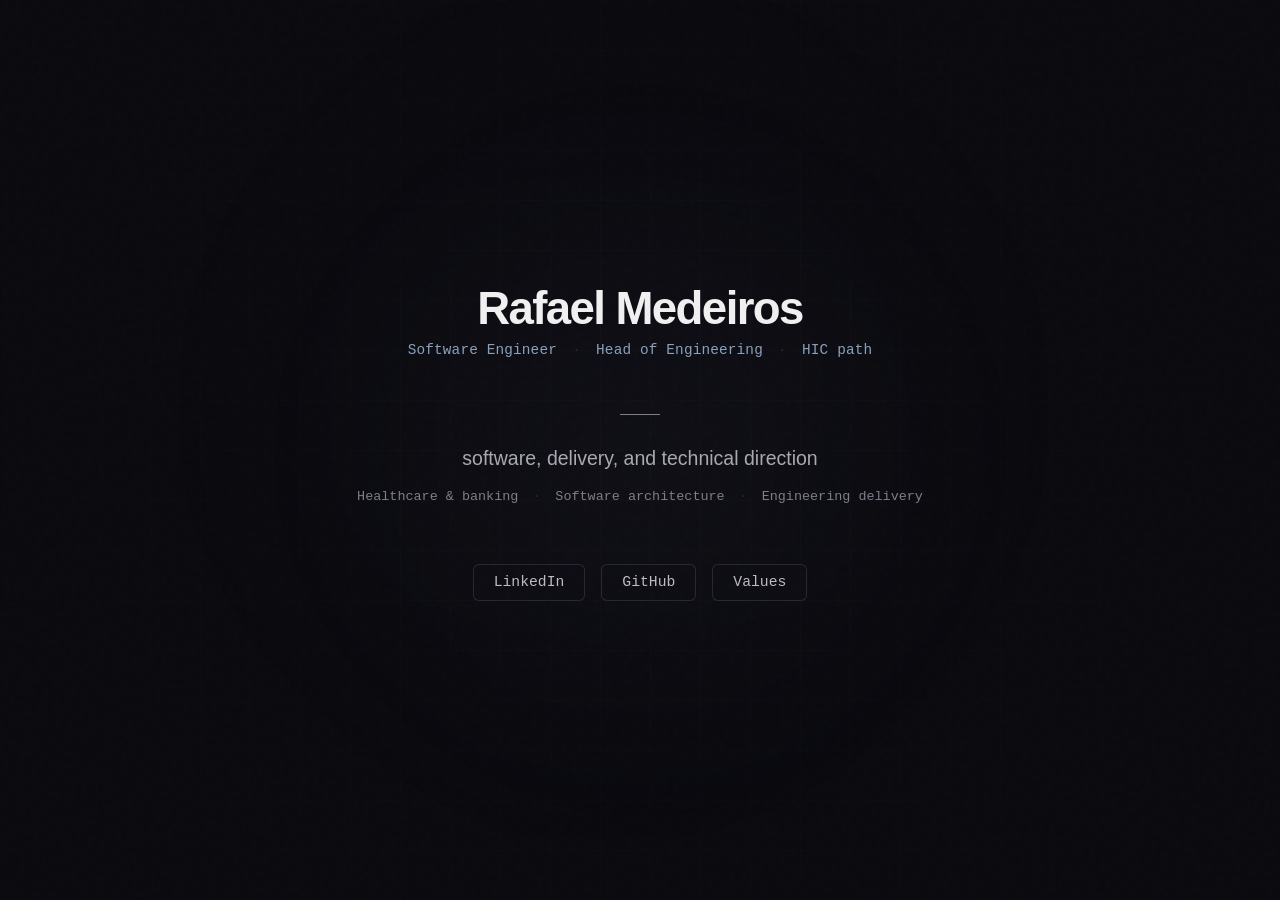
<file: index.html>
<!DOCTYPE html>
<html lang="en">
<head>
  <meta charset="UTF-8">
  <meta name="viewport" content="width=device-width, initial-scale=1.0">
  
  <!-- Primary Meta Tags -->
  <title>Rafael Medeiros — Head of Engineering &amp; Software Engineer</title>
  <meta name="title" content="Rafael Medeiros — Head of Engineering &amp; Software Engineer">
  <meta name="description" content="Personal homepage of Rafael Medeiros. Head of Engineering &amp; Software Engineer specializing in software, delivery, and technical direction. Focus areas: Healthcare &amp; banking, Software architecture, and Engineering delivery.">
  <meta name="keywords" content="Rafael Medeiros, Software Engineer, Head of Engineering, HIC path, Healthcare &amp; banking, Software architecture, Engineering delivery, Technical direction">
  <meta name="author" content="Rafael Medeiros">

  <!-- Open Graph / Facebook -->
  <meta property="og:type" content="website">
  <meta property="og:url" content="https://rafaelmedeiros.com.br/">
  <meta property="og:title" content="Rafael Medeiros — Head of Engineering &amp; Software Engineer">
  <meta property="og:description" content="Head of Engineering &amp; Software Engineer specializing in software, delivery, and technical direction. Focus areas: Healthcare &amp; banking, Software architecture, and Engineering delivery.">
  
  <!-- Twitter -->
  <meta property="twitter:card" content="summary">
  <meta property="twitter:title" content="Rafael Medeiros — Head of Engineering &amp; Software Engineer">
  <meta property="twitter:description" content="Head of Engineering &amp; Software Engineer specializing in software, delivery, and technical direction. Focus areas: Healthcare &amp; banking, Software architecture, and Engineering delivery.">

  <!-- Theme & Favicon -->
  <meta name="theme-color" content="#050507">
  <link rel="icon" href="data:image/svg+xml,%3Csvg xmlns='http://www.w3.org/2000/svg' viewBox='0 0 100 100'%3E%3Crect width='100' height='100' rx='20' fill='%23050507'/%3E%3Ccircle cx='50' cy='50' r='10' fill='%23889eba'/%3E%3C/svg%3E" type="image/svg+xml">

  <link rel="canonical" href="https://rafaelmedeiros.com.br/">
  <link rel="stylesheet" href="style.css?v=nFpbSpwO" integrity="sha384-nFpbSpwOAvqoY9q6pv3pIe8O4kNrf2ccZoTkM2f7jypqG0XQsjE3gW9zXli9PJzI" crossorigin="anonymous">
</head>
<body>

  <!-- Ambient background elements -->
  <div class="noise-overlay" aria-hidden="true"></div>
  
  <div class="bg-effects-container" aria-hidden="true">
    <div class="grid-pattern"></div>
    <div class="ambient-glow-1"></div>
    <div class="ambient-glow-2"></div>
    <div class="cursor-glow"></div>
  </div>

  <main>

    <!-- Main Header -->
    <header>
      <h1>Rafael Medeiros</h1>
      <p class="subtitle">Software Engineer <span class="focus-separator" aria-hidden="true">·</span> Head of Engineering <span class="focus-separator" aria-hidden="true">·</span> HIC path</p>
    </header>

    <div class="divider" aria-hidden="true"></div>

    <!-- Core Statement -->
    <p class="tagline">software, delivery, and technical direction</p>

    <!-- Expertise Sub-details -->
    <p class="focus-areas">
      Healthcare &amp; banking
      <span class="focus-separator" aria-hidden="true">·</span>
      Software architecture
      <span class="focus-separator" aria-hidden="true">·</span>
      Engineering delivery
    </p>

    <!-- Links -->
    <nav aria-label="Links">
      <ul class="nav-list">
        <li class="nav-item">
          <a class="nav-link" href="https://www.linkedin.com/in/rafaelmedeiros/" target="_blank" rel="noopener noreferrer">LinkedIn</a>
        </li>
        <li class="nav-item">
          <a class="nav-link" href="https://github.com/rcmedeiros/" target="_blank" rel="noopener noreferrer">GitHub</a>
        </li>
        <li class="nav-item">
          <a class="nav-link" href="values.html">Values</a>
        </li>
      </ul>
    </nav>
  </main>

  <script src="script.js?v=ZbImFwJB" integrity="sha384-ZbImFwJB48K7/w2qrkepQXCnRpdq17LzV6MLxxaedq25WLNyB8HhcJBRXkOrayzk" crossorigin="anonymous"></script>
</body>
</html>
</file>
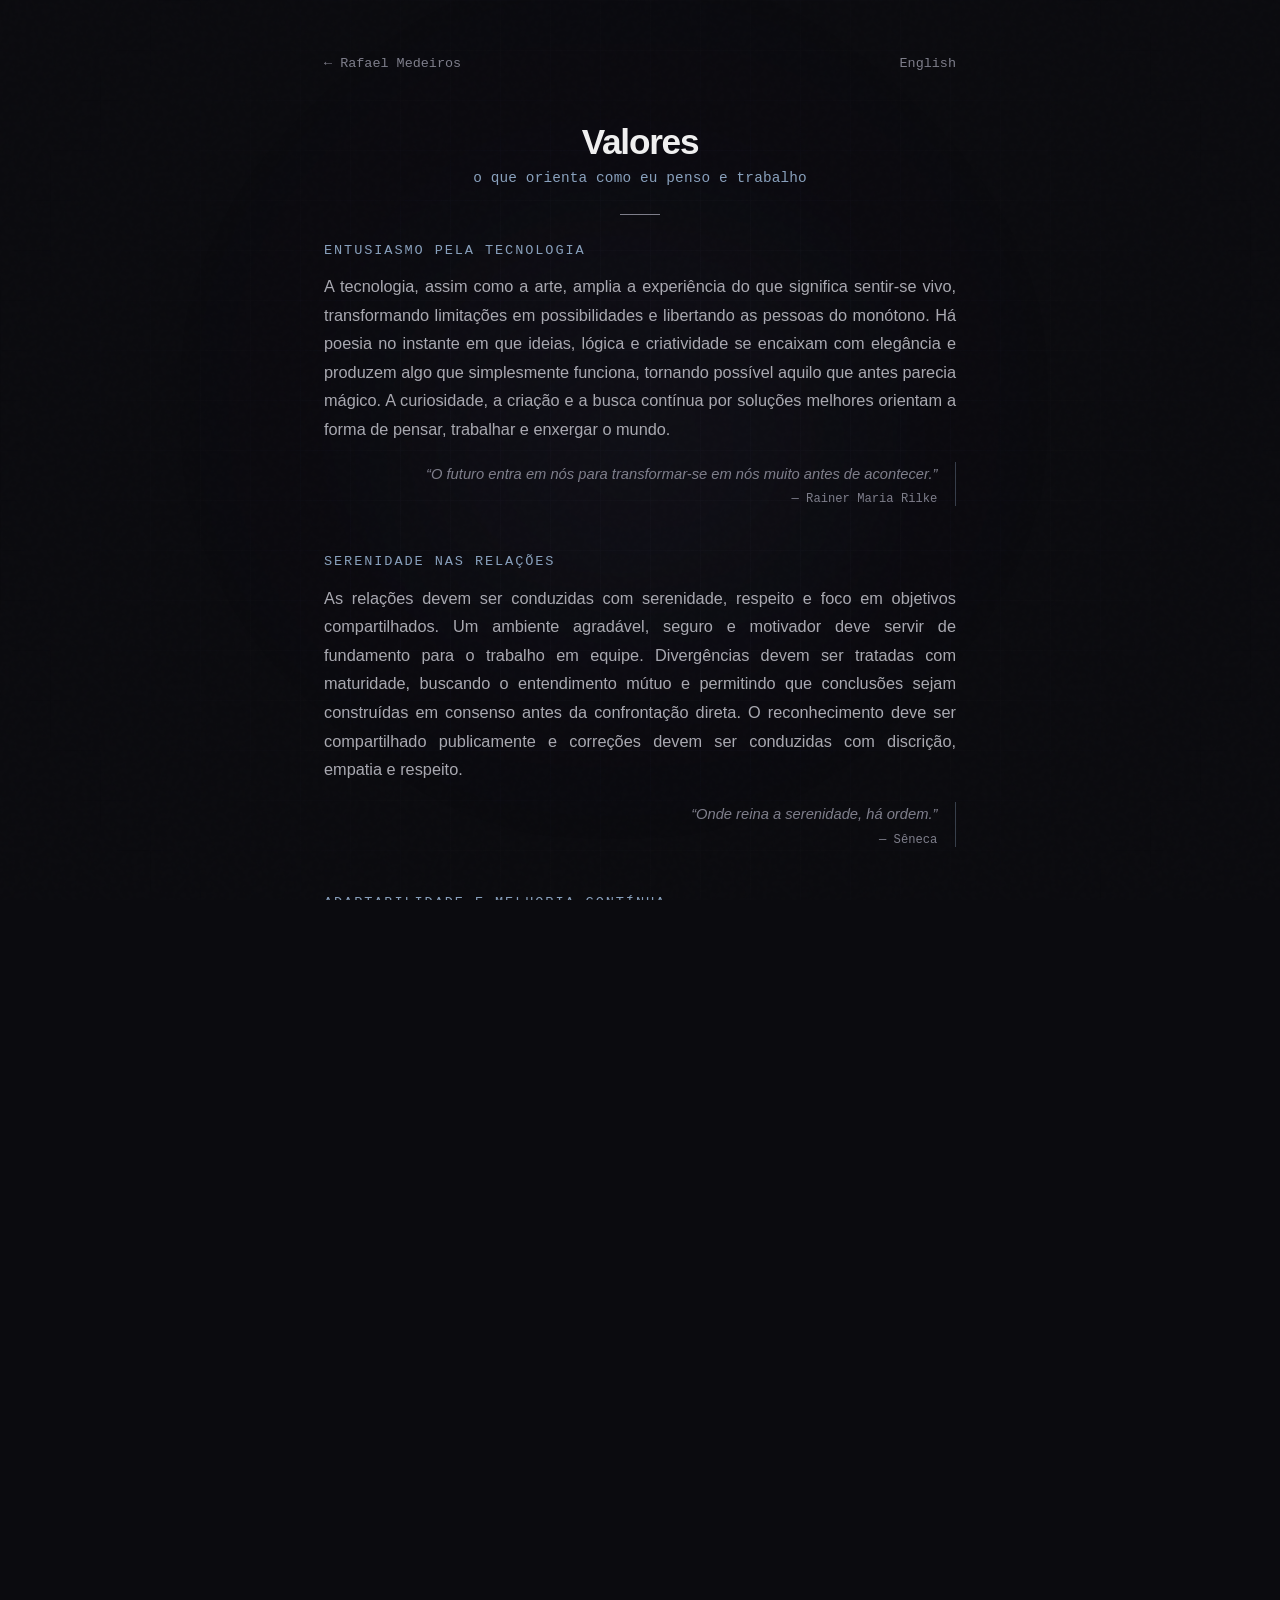
<file: valores.html>
<!DOCTYPE html>
<html lang="pt-BR">
<head>
  <meta charset="UTF-8">
  <meta name="viewport" content="width=device-width, initial-scale=1.0">
  <script src="lang.js?v=ZbH9GsCD" integrity="sha384-ZbH9GsCD0HhQCP1Y9v/haoJkkjmTY4m9Vp2stVucPrPuTHPSu6C6X9SxlDU0SXLU" crossorigin="anonymous"></script>

  <!-- Primary Meta Tags -->
  <title>Valores — Rafael Medeiros</title>
  <meta name="title" content="Valores — Rafael Medeiros">
  <meta name="description" content="Os valores que orientam como Rafael Medeiros pensa e trabalha: entusiasmo pela tecnologia, serenidade nas relações, adaptabilidade e melhoria contínua e pensamento sistêmico.">
  <meta name="author" content="Rafael Medeiros">

  <!-- Open Graph / Facebook -->
  <meta property="og:type" content="website">
  <meta property="og:url" content="https://rafaelmedeiros.com.br/valores.html">
  <meta property="og:title" content="Valores — Rafael Medeiros">
  <meta property="og:description" content="Os valores que orientam como Rafael Medeiros pensa e trabalha: entusiasmo pela tecnologia, serenidade nas relações, adaptabilidade e melhoria contínua e pensamento sistêmico.">
  <meta property="og:locale" content="pt_BR">

  <!-- Twitter -->
  <meta property="twitter:card" content="summary">
  <meta property="twitter:title" content="Valores — Rafael Medeiros">
  <meta property="twitter:description" content="Os valores que orientam como Rafael Medeiros pensa e trabalha: entusiasmo pela tecnologia, serenidade nas relações, adaptabilidade e melhoria contínua e pensamento sistêmico.">

  <!-- Theme & Favicon -->
  <meta name="theme-color" content="#050507">
  <link rel="icon" href="data:image/svg+xml,%3Csvg xmlns='http://www.w3.org/2000/svg' viewBox='0 0 100 100'%3E%3Crect width='100' height='100' rx='20' fill='%23050507'/%3E%3Ccircle cx='50' cy='50' r='10' fill='%23889eba'/%3E%3C/svg%3E" type="image/svg+xml">

  <link rel="canonical" href="https://rafaelmedeiros.com.br/valores.html">
  <link rel="alternate" hreflang="en" href="https://rafaelmedeiros.com.br/values.html">
  <link rel="alternate" hreflang="pt-BR" href="https://rafaelmedeiros.com.br/valores.html">
  <link rel="alternate" hreflang="x-default" href="https://rafaelmedeiros.com.br/values.html">
  <link rel="stylesheet" href="style.css?v=nFpbSpwO" integrity="sha384-nFpbSpwOAvqoY9q6pv3pIe8O4kNrf2ccZoTkM2f7jypqG0XQsjE3gW9zXli9PJzI" crossorigin="anonymous">
</head>
<body class="page-values">

  <!-- Ambient background elements -->
  <div class="noise-overlay" aria-hidden="true"></div>

  <div class="bg-effects-container" aria-hidden="true">
    <div class="grid-pattern"></div>
    <div class="ambient-glow-1"></div>
    <div class="ambient-glow-2"></div>
    <div class="cursor-glow"></div>
  </div>

  <main>

    <!-- Top bar: back home + language toggle -->
    <nav class="page-bar" aria-label="Navegação da página">
      <a class="bar-link" href="./" rel="home">&larr; Rafael Medeiros</a>
      <a class="bar-link" href="values.html?lang=en" lang="en" hreflang="en">English</a>
    </nav>

    <!-- Page Header -->
    <header class="page-header">
      <h1>Valores</h1>
      <p class="subtitle">o que orienta como eu penso e trabalho</p>
    </header>

    <div class="divider" aria-hidden="true"></div>

    <section class="value">
      <h2>Entusiasmo pela tecnologia</h2>
      <p>A tecnologia, assim como a arte, amplia a experiência do que significa sentir-se vivo, transformando limitações em possibilidades e libertando as pessoas do monótono. Há poesia no instante em que ideias, lógica e criatividade se encaixam com elegância e produzem algo que simplesmente funciona, tornando possível aquilo que antes parecia mágico. A curiosidade, a criação e a busca contínua por soluções melhores orientam a forma de pensar, trabalhar e enxergar o mundo.</p>
      <blockquote>
        <p>“O futuro entra em nós para transformar-se em nós muito antes de acontecer.”</p>
        <cite>— Rainer Maria Rilke</cite>
      </blockquote>
    </section>

    <section class="value">
      <h2>Serenidade nas relações</h2>
      <p>As relações devem ser conduzidas com serenidade, respeito e foco em objetivos compartilhados. Um ambiente agradável, seguro e motivador deve servir de fundamento para o trabalho em equipe. Divergências devem ser tratadas com maturidade, buscando o entendimento mútuo e permitindo que conclusões sejam construídas em consenso antes da confrontação direta. O reconhecimento deve ser compartilhado publicamente e correções devem ser conduzidas com discrição, empatia e respeito.</p>
      <blockquote>
        <p>“Onde reina a serenidade, há ordem.”</p>
        <cite>— Sêneca</cite>
      </blockquote>
    </section>

    <section class="value">
      <h2>Adaptabilidade e melhoria contínua</h2>
      <p>A mudança deve ser aceita como inevitável, o erro como parte da experiência humana e a obsolescência como uma característica natural de qualquer solução. O aprendizado contínuo, a correção de rota e a busca por resultados progressivamente melhores devem orientar a tomada de decisões. A excelência deve ser perseguida com a compreensão de que a perfeição é um ideal, enquanto o progresso consistente é a realização possível.</p>
      <blockquote>
        <p>“Em vez de construção, software é mais parecido com jardinagem; é mais orgânico do que concreto.”</p>
        <cite>— Andrew Hunt e David Thomas, The Pragmatic Programmer</cite>
      </blockquote>
    </section>

    <section class="value">
      <h2>Pensamento sistêmico</h2>
      <p>O trabalho deve ser organizado em conjuntos coesos, independentes e orientados por contexto, permitindo que cada etapa seja consolidada e assimilada antes que a atenção seja direcionada ao próximo desafio e favorecendo o foco profundo. A eficiência real deve prevalecer sobre a percepção imediata de progresso, com preferência por abordagens que simplifiquem a execução, reduzam trocas de contexto e produzam resultados mais consistentes.</p>
      <blockquote>
        <p>“A arte da programação é a arte de organizar a complexidade.”</p>
        <cite>— Edsger W. Dijkstra</cite>
      </blockquote>
    </section>

    <!-- Bottom navigation -->
    <nav class="page-footer" aria-label="Navegação do rodapé">
      <a class="nav-link" href="./" rel="home">&larr; Início</a>
    </nav>
  </main>

  <script src="script.js?v=ZbImFwJB" integrity="sha384-ZbImFwJB48K7/w2qrkepQXCnRpdq17LzV6MLxxaedq25WLNyB8HhcJBRXkOrayzk" crossorigin="anonymous"></script>
</body>
</html>
</file>
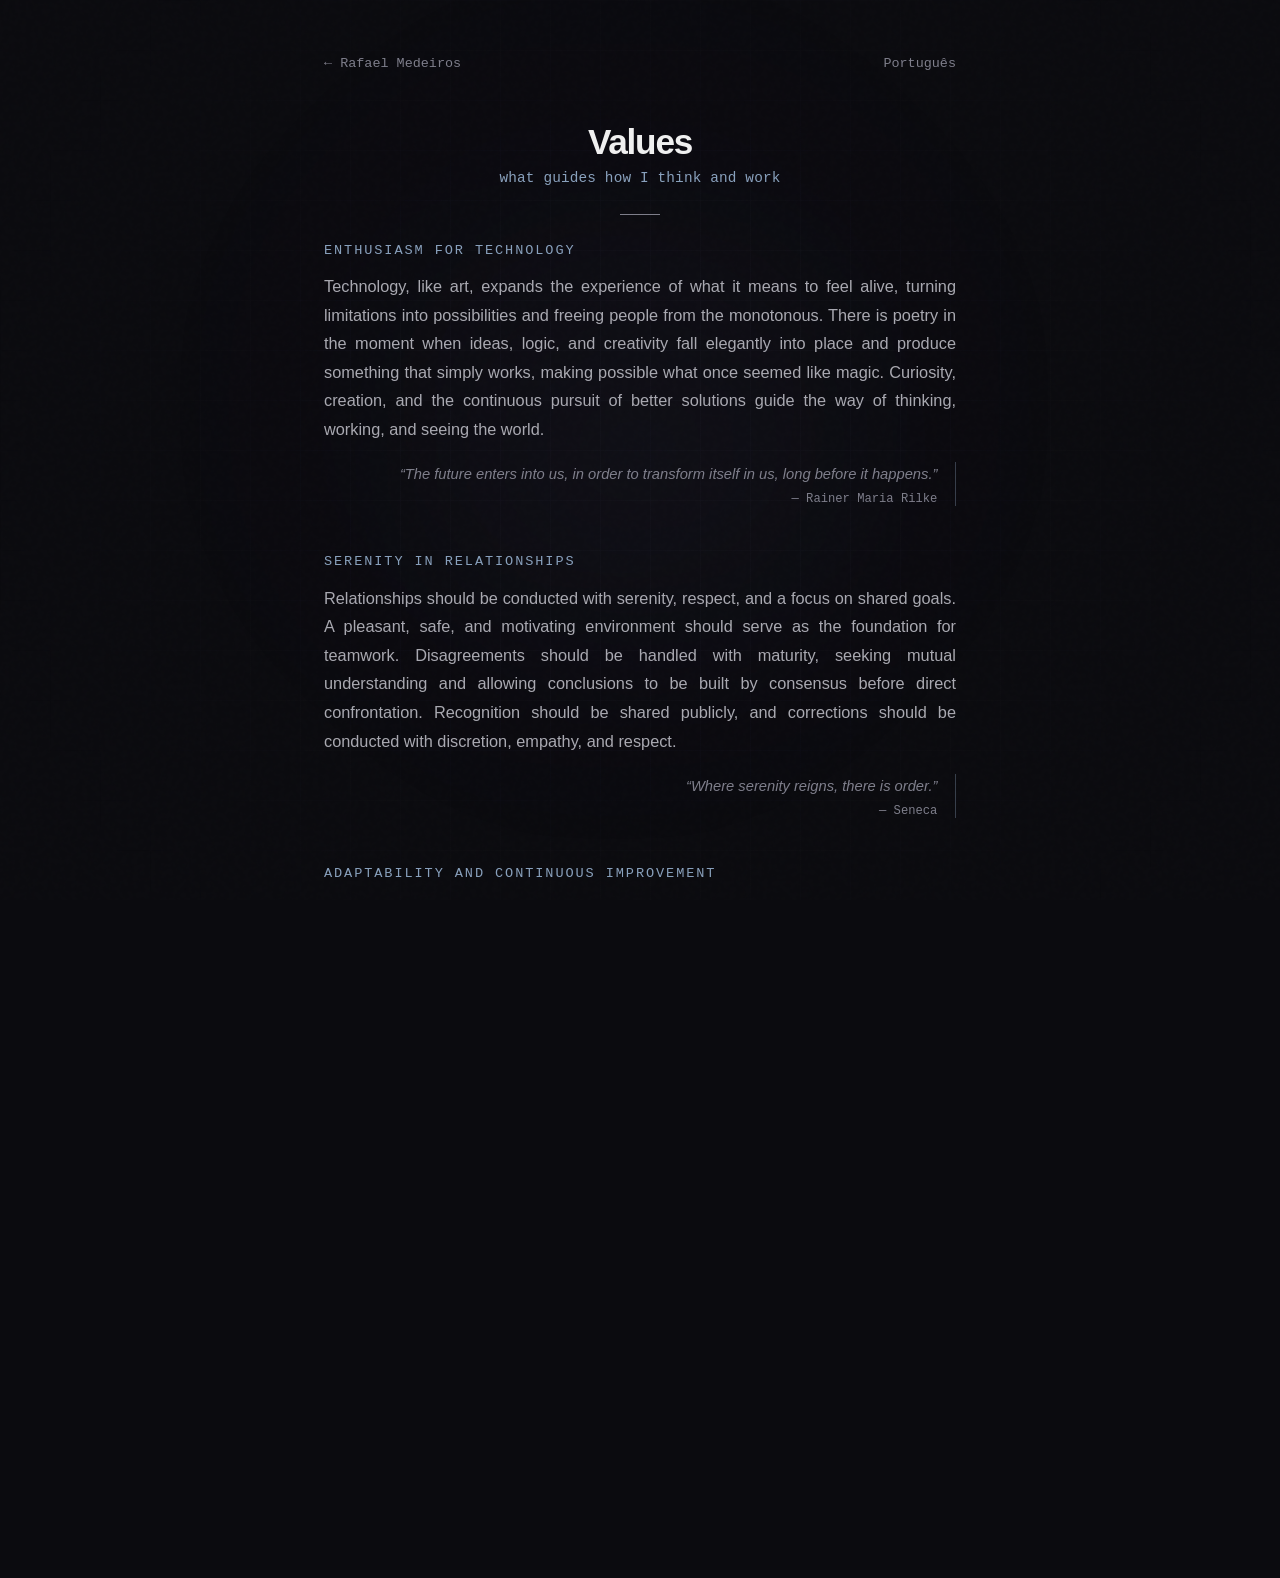
<file: values.html>
<!DOCTYPE html>
<html lang="en">
<head>
  <meta charset="UTF-8">
  <meta name="viewport" content="width=device-width, initial-scale=1.0">
  <script src="lang.js?v=ZbH9GsCD" integrity="sha384-ZbH9GsCD0HhQCP1Y9v/haoJkkjmTY4m9Vp2stVucPrPuTHPSu6C6X9SxlDU0SXLU" crossorigin="anonymous"></script>

  <!-- Primary Meta Tags -->
  <title>Values — Rafael Medeiros</title>
  <meta name="title" content="Values — Rafael Medeiros">
  <meta name="description" content="The values that guide how Rafael Medeiros thinks and works: enthusiasm for technology, serenity in relationships, adaptability and continuous improvement, and systems thinking.">
  <meta name="author" content="Rafael Medeiros">

  <!-- Open Graph / Facebook -->
  <meta property="og:type" content="website">
  <meta property="og:url" content="https://rafaelmedeiros.com.br/values.html">
  <meta property="og:title" content="Values — Rafael Medeiros">
  <meta property="og:description" content="The values that guide how Rafael Medeiros thinks and works: enthusiasm for technology, serenity in relationships, adaptability and continuous improvement, and systems thinking.">
  <meta property="og:locale" content="en_US">

  <!-- Twitter -->
  <meta property="twitter:card" content="summary">
  <meta property="twitter:title" content="Values — Rafael Medeiros">
  <meta property="twitter:description" content="The values that guide how Rafael Medeiros thinks and works: enthusiasm for technology, serenity in relationships, adaptability and continuous improvement, and systems thinking.">

  <!-- Theme & Favicon -->
  <meta name="theme-color" content="#050507">
  <link rel="icon" href="data:image/svg+xml,%3Csvg xmlns='http://www.w3.org/2000/svg' viewBox='0 0 100 100'%3E%3Crect width='100' height='100' rx='20' fill='%23050507'/%3E%3Ccircle cx='50' cy='50' r='10' fill='%23889eba'/%3E%3C/svg%3E" type="image/svg+xml">

  <link rel="canonical" href="https://rafaelmedeiros.com.br/values.html">
  <link rel="alternate" hreflang="en" href="https://rafaelmedeiros.com.br/values.html">
  <link rel="alternate" hreflang="pt-BR" href="https://rafaelmedeiros.com.br/valores.html">
  <link rel="alternate" hreflang="x-default" href="https://rafaelmedeiros.com.br/values.html">
  <link rel="stylesheet" href="style.css?v=nFpbSpwO" integrity="sha384-nFpbSpwOAvqoY9q6pv3pIe8O4kNrf2ccZoTkM2f7jypqG0XQsjE3gW9zXli9PJzI" crossorigin="anonymous">
</head>
<body class="page-values">

  <!-- Ambient background elements -->
  <div class="noise-overlay" aria-hidden="true"></div>

  <div class="bg-effects-container" aria-hidden="true">
    <div class="grid-pattern"></div>
    <div class="ambient-glow-1"></div>
    <div class="ambient-glow-2"></div>
    <div class="cursor-glow"></div>
  </div>

  <main>

    <!-- Top bar: back home + language toggle -->
    <nav class="page-bar" aria-label="Page navigation">
      <a class="bar-link" href="./" rel="home">&larr; Rafael Medeiros</a>
      <a class="bar-link" href="valores.html?lang=pt" lang="pt-BR" hreflang="pt-BR">Português</a>
    </nav>

    <!-- Page Header -->
    <header class="page-header">
      <h1>Values</h1>
      <p class="subtitle">what guides how I think and work</p>
    </header>

    <div class="divider" aria-hidden="true"></div>

    <section class="value">
      <h2>Enthusiasm for technology</h2>
      <p>Technology, like art, expands the experience of what it means to feel alive, turning limitations into possibilities and freeing people from the monotonous. There is poetry in the moment when ideas, logic, and creativity fall elegantly into place and produce something that simply works, making possible what once seemed like magic. Curiosity, creation, and the continuous pursuit of better solutions guide the way of thinking, working, and seeing the world.</p>
      <blockquote>
        <p>“The future enters into us, in order to transform itself in us, long before it happens.”</p>
        <cite>— Rainer Maria Rilke</cite>
      </blockquote>
    </section>

    <section class="value">
      <h2>Serenity in relationships</h2>
      <p>Relationships should be conducted with serenity, respect, and a focus on shared goals. A pleasant, safe, and motivating environment should serve as the foundation for teamwork. Disagreements should be handled with maturity, seeking mutual understanding and allowing conclusions to be built by consensus before direct confrontation. Recognition should be shared publicly, and corrections should be conducted with discretion, empathy, and respect.</p>
      <blockquote>
        <p>“Where serenity reigns, there is order.”</p>
        <cite>— Seneca</cite>
      </blockquote>
    </section>

    <section class="value">
      <h2>Adaptability and continuous improvement</h2>
      <p>Change should be accepted as inevitable, error as part of the human experience, and obsolescence as a natural trait of any solution. Continuous learning, course correction, and the pursuit of progressively better results should guide decision-making. Excellence should be pursued with the understanding that perfection is an ideal, while consistent progress is the achievable accomplishment.</p>
      <blockquote>
        <p>“Rather than construction, software is more like gardening — it is more organic than concrete.”</p>
        <cite>— Andrew Hunt and David Thomas, The Pragmatic Programmer</cite>
      </blockquote>
    </section>

    <section class="value">
      <h2>Systems thinking</h2>
      <p>Work should be organized into cohesive, independent, context-driven units, allowing each stage to be consolidated and assimilated before attention turns to the next challenge, favoring deep focus. Real efficiency should prevail over the immediate perception of progress, preferring approaches that simplify execution, reduce context switching, and produce more consistent results.</p>
      <blockquote>
        <p>“The art of programming is the art of organizing complexity.”</p>
        <cite>— Edsger W. Dijkstra</cite>
      </blockquote>
    </section>

    <!-- Bottom navigation -->
    <nav class="page-footer" aria-label="Footer navigation">
      <a class="nav-link" href="./" rel="home">&larr; Home</a>
    </nav>
  </main>

  <script src="script.js?v=ZbImFwJB" integrity="sha384-ZbImFwJB48K7/w2qrkepQXCnRpdq17LzV6MLxxaedq25WLNyB8HhcJBRXkOrayzk" crossorigin="anonymous"></script>
</body>
</html>
</file>
<file: style.css>
:root {
  --color-bg: hsl(240, 16%, 5%);
  --color-grid: hsla(240, 16%, 15%, 0.15);
  --color-text-primary: hsl(0, 0%, 94%);
  --color-text-secondary: hsl(240, 5%, 68%);
  --color-text-muted: hsl(240, 5%, 52%);
  --color-accent: hsl(212, 28%, 64%);

  --font-sans: -apple-system, BlinkMacSystemFont, "Segoe UI", Roboto, Helvetica, Arial, sans-serif;
  --font-mono: SFMono-Regular, Consolas, "Liberation Mono", Menlo, Courier, monospace;

  --transition-smooth: all 0.4s cubic-bezier(0.16, 1, 0.3, 1);
}

:focus-visible {
  outline: 2px solid var(--color-accent);
  outline-offset: 4px;
  border-radius: 4px;
}

*, *::before, *::after {
  box-sizing: border-box;
  margin: 0;
  padding: 0;
}

html, body {
  height: 100%;
  background-color: var(--color-bg);
  color: var(--color-text-primary);
  font-family: var(--font-sans);
  -webkit-font-smoothing: antialiased;
  -moz-osx-font-smoothing: grayscale;
  overflow: hidden;
  display: flex;
  justify-content: center;
  align-items: center;
}

.noise-overlay {
  position: fixed;
  inset: 0;
  z-index: 50;
  pointer-events: none;
  opacity: 0.015;
  background-image: url("data:image/svg+xml,%3Csvg viewBox='0 0 200 200' xmlns='http://www.w3.org/2000/svg'%3E%3Cfilter id='noiseFilter'%3E%3CfeTurbulence type='fractalNoise' baseFrequency='0.8' numOctaves='3' stitchTiles='stitch'/%3E%3C/filter%3E%3Crect width='100%25' height='100%25' filter='url(%23noiseFilter)'/%3E%3C/svg%3E");
}

.bg-effects-container {
  position: absolute;
  inset: 0;
  z-index: 1;
  pointer-events: none;
}

.grid-pattern {
  position: absolute;
  inset: 0;
  background-size: 50px 50px;
  background-image:
    linear-gradient(to right, var(--color-grid) 1px, transparent 1px),
    linear-gradient(to bottom, var(--color-grid) 1px, transparent 1px);
  mask-image: radial-gradient(circle at center, black 30%, transparent 85%);
  -webkit-mask-image: radial-gradient(circle at center, black 30%, transparent 85%);
}

.ambient-glow-1 {
  position: absolute;
  width: 750px;
  height: 750px;
  left: 50%;
  top: 50%;
  transform: translate(-50%, -50%);
  background: radial-gradient(circle, hsla(212, 28%, 64%, 0.035) 0%, transparent 70%);
  filter: blur(50px);
}

.ambient-glow-2 {
  position: absolute;
  width: 900px;
  height: 900px;
  left: 48%;
  top: 45%;
  transform: translate(-50%, -50%);
  background: radial-gradient(circle, hsla(270, 80%, 60%, 0.018) 0%, transparent 75%);
  filter: blur(80px);
}

.cursor-glow {
  position: fixed;
  width: 600px;
  height: 600px;
  background: radial-gradient(circle, hsla(212, 28%, 64%, 0.04) 0%, transparent 70%);
  pointer-events: none;
  transform: translate(-50%, -50%);
  z-index: 2;
  opacity: 0;
  transition: opacity 0.8s ease;
  will-change: transform;
}

main {
  position: relative;
  z-index: 10;
  width: 100%;
  max-width: 620px;
  padding: 3rem 1.5rem;
  display: flex;
  flex-direction: column;
  align-items: center;
  text-align: center;
  margin-top: -15px;
}

h1 {
  font-size: 2.85rem;
  font-weight: 700;
  letter-spacing: -0.035em;
  line-height: 1.1;
  color: var(--color-text-primary);
  margin-bottom: 0.5rem;
  opacity: 0;
  transform: translateY(12px);
  animation: easeFadeIn 1s cubic-bezier(0.16, 1, 0.3, 1) 0.12s forwards;
}

.subtitle {
  font-family: var(--font-mono);
  font-size: 0.9rem;
  font-weight: 400;
  color: var(--color-accent);
  letter-spacing: 0.01em;
  margin-bottom: 1.75rem;
  opacity: 0;
  transform: translateY(12px);
  animation: easeFadeIn 1s cubic-bezier(0.16, 1, 0.3, 1) 0.24s forwards;
}

.divider {
  width: 40px;
  height: 1px;
  background-color: var(--color-text-muted);
  margin: 1.75rem auto;
  opacity: 0;
  animation: easeFadeIn 1.5s ease 0.36s forwards;
}

.tagline {
  font-size: 1.22rem;
  font-weight: 300;
  line-height: 1.6;
  color: var(--color-text-secondary);
  margin-bottom: 0.75rem;
  opacity: 0;
  transform: translateY(12px);
  animation: easeFadeIn 1s cubic-bezier(0.16, 1, 0.3, 1) 0.48s forwards;
}

.focus-areas {
  font-family: var(--font-mono);
  font-size: 0.84rem;
  color: var(--color-text-muted);
  line-height: 1.6;
  margin-bottom: 3.5rem;
  opacity: 0;
  transform: translateY(12px);
  animation: easeFadeIn 1s cubic-bezier(0.16, 1, 0.3, 1) 0.6s forwards;
}

.focus-separator {
  color: hsla(240, 16%, 22%, 0.7);
  margin: 0 0.4rem;
}

nav {
  opacity: 0;
  transform: translateY(12px);
  animation: easeFadeIn 1s cubic-bezier(0.16, 1, 0.3, 1) 0.72s forwards;
}

.nav-list {
  display: flex;
  justify-content: center;
  gap: 1rem;
  list-style: none;
}

.nav-item {
  display: inline-flex;
  align-items: center;
}

.nav-link {
  font-family: var(--font-mono);
  font-size: 0.92rem;
  font-weight: 500;
  color: hsl(240, 5%, 75%);
  text-decoration: none;
  padding: 0.6rem 1.25rem;
  border: 1px solid hsla(240, 16%, 24%, 0.7);
  border-radius: 6px;
  background-color: hsla(240, 16%, 8%, 0.4);
  transition: var(--transition-smooth);
}

.nav-link:hover {
  color: var(--color-text-primary);
  border-color: hsla(212, 28%, 64%, 0.35);
  background-color: hsla(212, 28%, 64%, 0.05);
  transform: translateY(-1px);
}

@keyframes easeFadeIn {
  to {
    opacity: 1;
    transform: translateY(0);
  }
}

/* Values page — scrollable reading column, same visual system */

body.page-values {
  display: block;
  width: 100%;
  overflow-y: auto;
  scrollbar-width: thin;
  scrollbar-color: hsl(240, 8%, 22%) transparent;
}

.page-values .bg-effects-container {
  position: fixed;
}

.page-values main {
  display: block;
  max-width: 680px;
  margin: 0 auto;
  padding: 3.5rem 1.5rem 4.5rem;
  text-align: left;
}

.page-values h1 {
  font-size: 2.2rem;
}

.page-values .page-header {
  text-align: center;
}

.page-values .subtitle {
  margin-bottom: 0;
}

.page-bar {
  display: flex;
  justify-content: space-between;
  align-items: baseline;
  margin-bottom: 3.25rem;
  opacity: 0;
  transform: translateY(12px);
  animation: easeFadeIn 1s cubic-bezier(0.16, 1, 0.3, 1) 0.12s forwards;
}

.bar-link {
  font-family: var(--font-mono);
  font-size: 0.84rem;
  color: var(--color-text-muted);
  text-decoration: none;
  transition: var(--transition-smooth);
}

.bar-link:hover {
  color: var(--color-accent);
}

.value {
  margin-bottom: 3rem;
  opacity: 0;
  transform: translateY(12px);
  animation: easeFadeIn 1s cubic-bezier(0.16, 1, 0.3, 1) 0.48s forwards;
}

.value:nth-of-type(2) {
  animation-delay: 0.6s;
}

.value:nth-of-type(3) {
  animation-delay: 0.72s;
}

.value:nth-of-type(4) {
  animation-delay: 0.84s;
}

.value h2 {
  font-family: var(--font-mono);
  font-size: 0.85rem;
  font-weight: 500;
  letter-spacing: 0.14em;
  text-transform: uppercase;
  color: var(--color-accent);
  margin-bottom: 0.9rem;
}

.value > p {
  font-size: 1.02rem;
  font-weight: 300;
  line-height: 1.75;
  color: var(--color-text-secondary);
  text-align: justify;
  hyphens: auto;
}

.value blockquote {
  margin-top: 1.15rem;
  padding-right: 1.1rem;
  border-right: 1px solid hsla(212, 28%, 64%, 0.35);
  text-align: right;
}

.value blockquote p {
  font-size: 0.92rem;
  font-style: italic;
  line-height: 1.65;
  color: var(--color-text-muted);
}

.value cite {
  display: block;
  margin-top: 0.4rem;
  font-family: var(--font-mono);
  font-style: normal;
  font-size: 0.76rem;
  color: var(--color-text-muted);
}

.page-footer {
  display: flex;
  justify-content: center;
  margin-top: 3.75rem;
  opacity: 0;
  transform: translateY(12px);
  animation: easeFadeIn 1s cubic-bezier(0.16, 1, 0.3, 1) 0.96s forwards;
}

@media (max-width: 480px) {
  h1 {
    font-size: 2.2rem;
  }
  .tagline {
    font-size: 1.08rem;
  }
  .focus-areas {
    font-size: 0.78rem;
    margin-bottom: 2.5rem;
  }
  .nav-list {
    flex-direction: column;
    gap: 0.75rem;
    width: 100%;
    max-width: 280px;
  }
  .nav-item {
    width: 100%;
  }
  .nav-link {
    width: 100%;
    text-align: center;
  }
  .page-values h1 {
    font-size: 1.9rem;
  }
  .page-values main {
    padding: 2.5rem 1.25rem 3.5rem;
  }
  .value > p {
    font-size: 0.98rem;
  }
}
</file>
